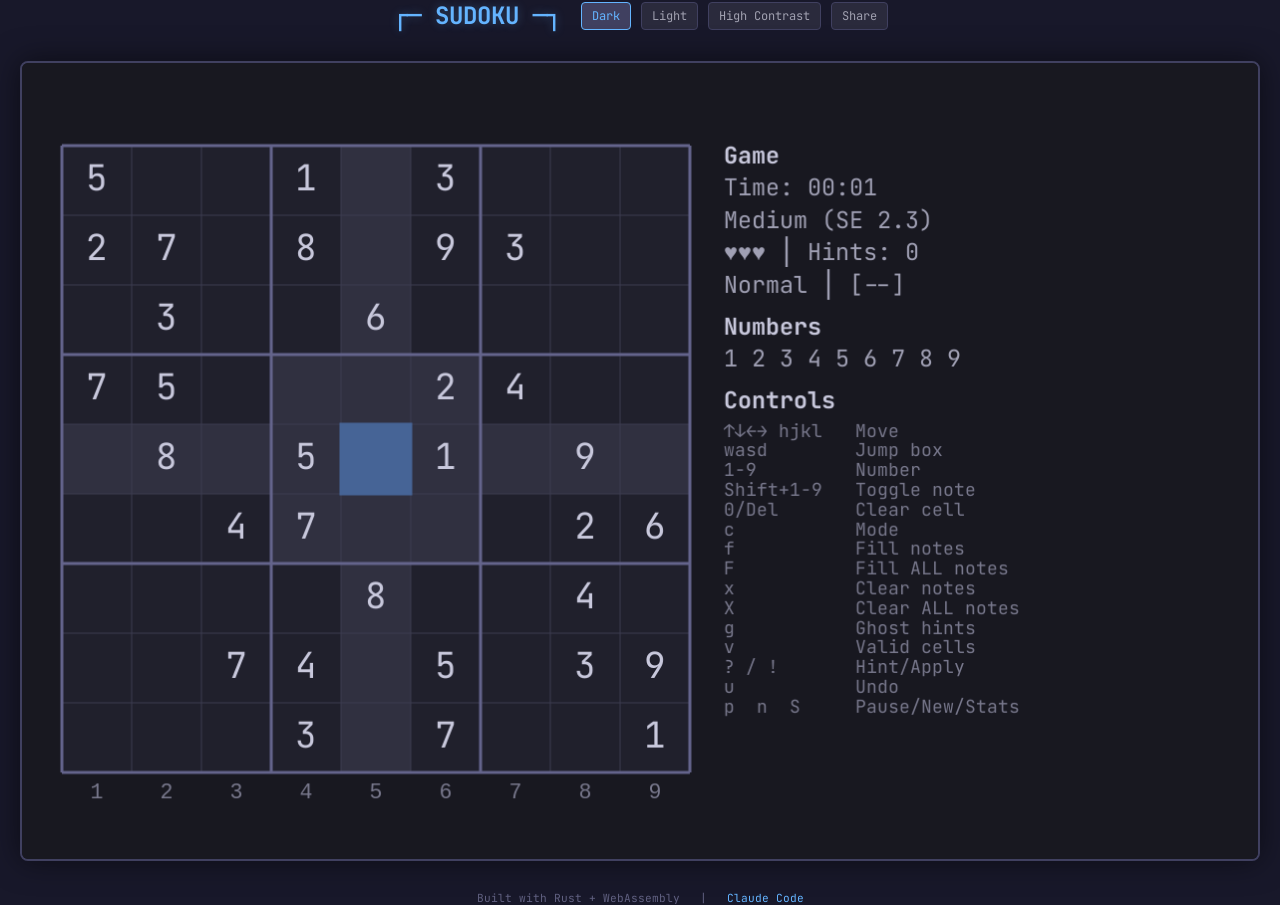
<file: crates/sudoku-wasm/www/index.html>
<!DOCTYPE html>
<html lang="en">
<head>
    <meta charset="UTF-8">
    <meta name="viewport" content="width=device-width, initial-scale=1.0">
    <title>Sudoku - Terminal Style</title>
    <link rel="preconnect" href="https://fonts.googleapis.com">
    <link rel="preconnect" href="https://fonts.gstatic.com" crossorigin>
    <link href="https://fonts.googleapis.com/css2?family=JetBrains+Mono:wght@400;700&display=swap" rel="stylesheet">
    <style>
        * {
            margin: 0;
            padding: 0;
            box-sizing: border-box;
        }

        body {
            background: #18182a;
            color: #c8c8dc;
            font-family: 'JetBrains Mono', 'Fira Code', 'Consolas', monospace;
            min-height: 100vh;
            display: flex;
            flex-direction: column;
            align-items: center;
            justify-content: center;
            overflow: hidden;
        }

        .container {
            display: flex;
            flex-direction: column;
            align-items: center;
            gap: 20px;
        }

        .header {
            display: flex;
            align-items: center;
            gap: 20px;
            margin-bottom: 10px;
        }

        h1 {
            font-size: 1.5rem;
            color: #64b4ff;
            text-shadow: 0 0 10px rgba(100, 180, 255, 0.3);
        }

        .theme-selector {
            display: flex;
            gap: 10px;
        }

        .theme-btn {
            background: #2a2a3c;
            border: 1px solid #404060;
            color: #a0a0b0;
            padding: 5px 10px;
            cursor: pointer;
            font-family: inherit;
            font-size: 0.75rem;
            border-radius: 4px;
            transition: all 0.2s;
        }

        .theme-btn:hover {
            background: #3a3a50;
            border-color: #64b4ff;
            color: #c8c8dc;
        }

        .theme-btn.active {
            background: #404060;
            border-color: #64b4ff;
            color: #64b4ff;
        }

        #game-canvas {
            border: 2px solid #404060;
            border-radius: 8px;
            box-shadow: 0 0 30px rgba(0, 0, 0, 0.5);
        }

        .footer {
            display: flex;
            gap: 20px;
            margin-top: 10px;
            font-size: 0.7rem;
            color: #606080;
        }

        .footer a {
            color: #64b4ff;
            text-decoration: none;
        }

        .footer a:hover {
            text-decoration: underline;
        }

        /* Loading state */
        .loading {
            position: absolute;
            top: 50%;
            left: 50%;
            transform: translate(-50%, -50%);
            font-size: 1.2rem;
            color: #64b4ff;
        }

        .loading::after {
            content: '';
            animation: dots 1.5s infinite;
        }

        @keyframes dots {
            0%, 20% { content: '.'; }
            40% { content: '..'; }
            60%, 100% { content: '...'; }
        }

        /* Mobile warning */
        .mobile-warning {
            display: none;
            text-align: center;
            padding: 20px;
            color: #ff6464;
        }

        @media (max-width: 700px) {
            .mobile-warning {
                display: block;
            }
            #game-canvas {
                display: none;
            }
        }
    </style>
</head>
<body>
    <div class="loading" id="loading">Loading Sudoku</div>

    <div class="container" id="game-container" style="display: none;">
        <div class="header">
            <h1>┌─ SUDOKU ─┐</h1>
            <div class="theme-selector">
                <button class="theme-btn active" data-theme="dark">Dark</button>
                <button class="theme-btn" data-theme="light">Light</button>
                <button class="theme-btn" data-theme="high_contrast">High Contrast</button>
                <button class="theme-btn" id="share-btn" title="Copy share link">Share</button>
            </div>
        </div>

        <canvas id="game-canvas" width="1000" height="700"></canvas>

        <div class="mobile-warning">
            ⚠️ This game requires a keyboard.<br>
            Please use a desktop browser.
        </div>

        <div class="footer">
            <span>Built with Rust + WebAssembly</span>
            <span>|</span>
            <a href="https://github.com/anthropics/claude-code" target="_blank">Claude Code</a>
        </div>
    </div>

    <script type="module">
        import init, { SudokuGame } from './pkg/sudoku_wasm.js';

        let game = null;
        let animationId = null;

        async function main() {
            try {
                // Initialize WASM module
                await init();

                // Create game instance
                game = new SudokuGame('game-canvas');

                // Calculate initial size based on window
                function calculateGameSize() {
                    const padding = 100; // Account for header, footer, margins
                    const maxWidth = Math.min(window.innerWidth - 40, 1400);
                    const maxHeight = Math.min(window.innerHeight - padding, 900);
                    return {
                        width: Math.max(600, maxWidth),
                        height: Math.max(500, maxHeight)
                    };
                }

                // Initial resize
                const initialSize = calculateGameSize();
                game.resize(initialSize.width, initialSize.height);

                // Set up window resize handling
                let resizeTimeout;
                window.addEventListener('resize', () => {
                    // Debounce resize events
                    clearTimeout(resizeTimeout);
                    resizeTimeout = setTimeout(() => {
                        const size = calculateGameSize();
                        game.resize(size.width, size.height);
                    }, 100);
                });

                // Hide loading, show game
                document.getElementById('loading').style.display = 'none';
                document.getElementById('game-container').style.display = 'flex';

                // Set up keyboard handling
                document.addEventListener('keydown', (event) => {
                    // Prevent default for game keys
                    const gameKeys = [
                        'ArrowUp', 'ArrowDown', 'ArrowLeft', 'ArrowRight',
                        'h', 'j', 'k', 'l', 'w', 'a', 's', 'd',
                        '0', '1', '2', '3', '4', '5', '6', '7', '8', '9',
                        'c', 'u', 'p', 'n', 'q', 'f', 'x',
                        'Delete', 'Backspace', ' ', 'Enter', 'Escape',
                        '?', '!'
                    ];

                    if (gameKeys.includes(event.key) ||
                        (event.ctrlKey && event.key === 'r')) {
                        event.preventDefault();
                    }

                    const shouldContinue = game.handle_key(event);
                    if (!shouldContinue) {
                        // Game quit - could redirect or show message
                        console.log('Game ended');
                    }
                });

                // Set up theme buttons
                document.querySelectorAll('.theme-btn').forEach(btn => {
                    btn.addEventListener('click', () => {
                        const theme = btn.dataset.theme;
                        game.set_theme(theme);

                        // Update active state
                        document.querySelectorAll('.theme-btn').forEach(b => {
                            b.classList.remove('active');
                        });
                        btn.classList.add('active');

                        // Update body background for light theme
                        if (theme === 'light') {
                            document.body.style.background = '#f5f5fa';
                        } else {
                            document.body.style.background = '#18182a';
                        }
                    });
                });

                // Game loop
                function gameLoop() {
                    game.tick();
                    animationId = requestAnimationFrame(gameLoop);
                }
                gameLoop();

                // Save/load from localStorage
                window.addEventListener('beforeunload', () => {
                    const state = game.get_state_json();
                    localStorage.setItem('sudoku_save', state);
                });

                // Check for ?s= (short code) or ?p= (puzzle string) URL parameters
                const urlParams = new URLSearchParams(window.location.search);
                const shortCode = urlParams.get('s');
                const sharedPuzzle = urlParams.get('p');

                if (shortCode && shortCode.length === 8) {
                    try {
                        const loaded = game.load_short_code(shortCode);
                        if (loaded) {
                            console.log('Loaded puzzle from short code:', shortCode);
                        } else {
                            console.log('Invalid short code');
                        }
                    } catch (e) {
                        console.log('Could not load short code:', e);
                    }
                } else if (sharedPuzzle && sharedPuzzle.length === 81) {
                    try {
                        const loaded = game.load_puzzle_string(sharedPuzzle);
                        if (loaded) {
                            console.log('Loaded shared puzzle');
                        } else {
                            console.log('Invalid shared puzzle string');
                        }
                    } catch (e) {
                        console.log('Could not load shared puzzle:', e);
                    }
                } else {
                    // Try to load saved game (only if no shared puzzle)
                    const saved = localStorage.getItem('sudoku_save');
                    if (saved) {
                        try {
                            const loaded = game.load_state_json(saved);
                            if (loaded) {
                                console.log('Loaded saved game');
                            }
                        } catch (e) {
                            console.log('Could not load saved game');
                        }
                    }
                }

                // Set up share button
                document.getElementById('share-btn').addEventListener('click', async () => {
                    const shareCode = game.get_short_code() || game.get_puzzle_string();
                    try {
                        await navigator.clipboard.writeText(shareCode);
                        const btn = document.getElementById('share-btn');
                        const original = btn.textContent;
                        btn.textContent = 'Copied!';
                        setTimeout(() => { btn.textContent = original; }, 2000);
                    } catch (e) {
                        // Fallback: select text in a temporary input
                        const input = document.createElement('input');
                        input.value = shareCode;
                        document.body.appendChild(input);
                        input.select();
                        document.execCommand('copy');
                        document.body.removeChild(input);
                        const btn = document.getElementById('share-btn');
                        btn.textContent = 'Copied!';
                        setTimeout(() => { btn.textContent = 'Share'; }, 2000);
                    }
                });

            } catch (error) {
                console.error('Failed to initialize:', error);
                document.getElementById('loading').textContent =
                    'Failed to load: ' + error.message + ' (Check browser console F12 for details)';
            }
        }

        main();
    </script>
</body>
</html>
</file>
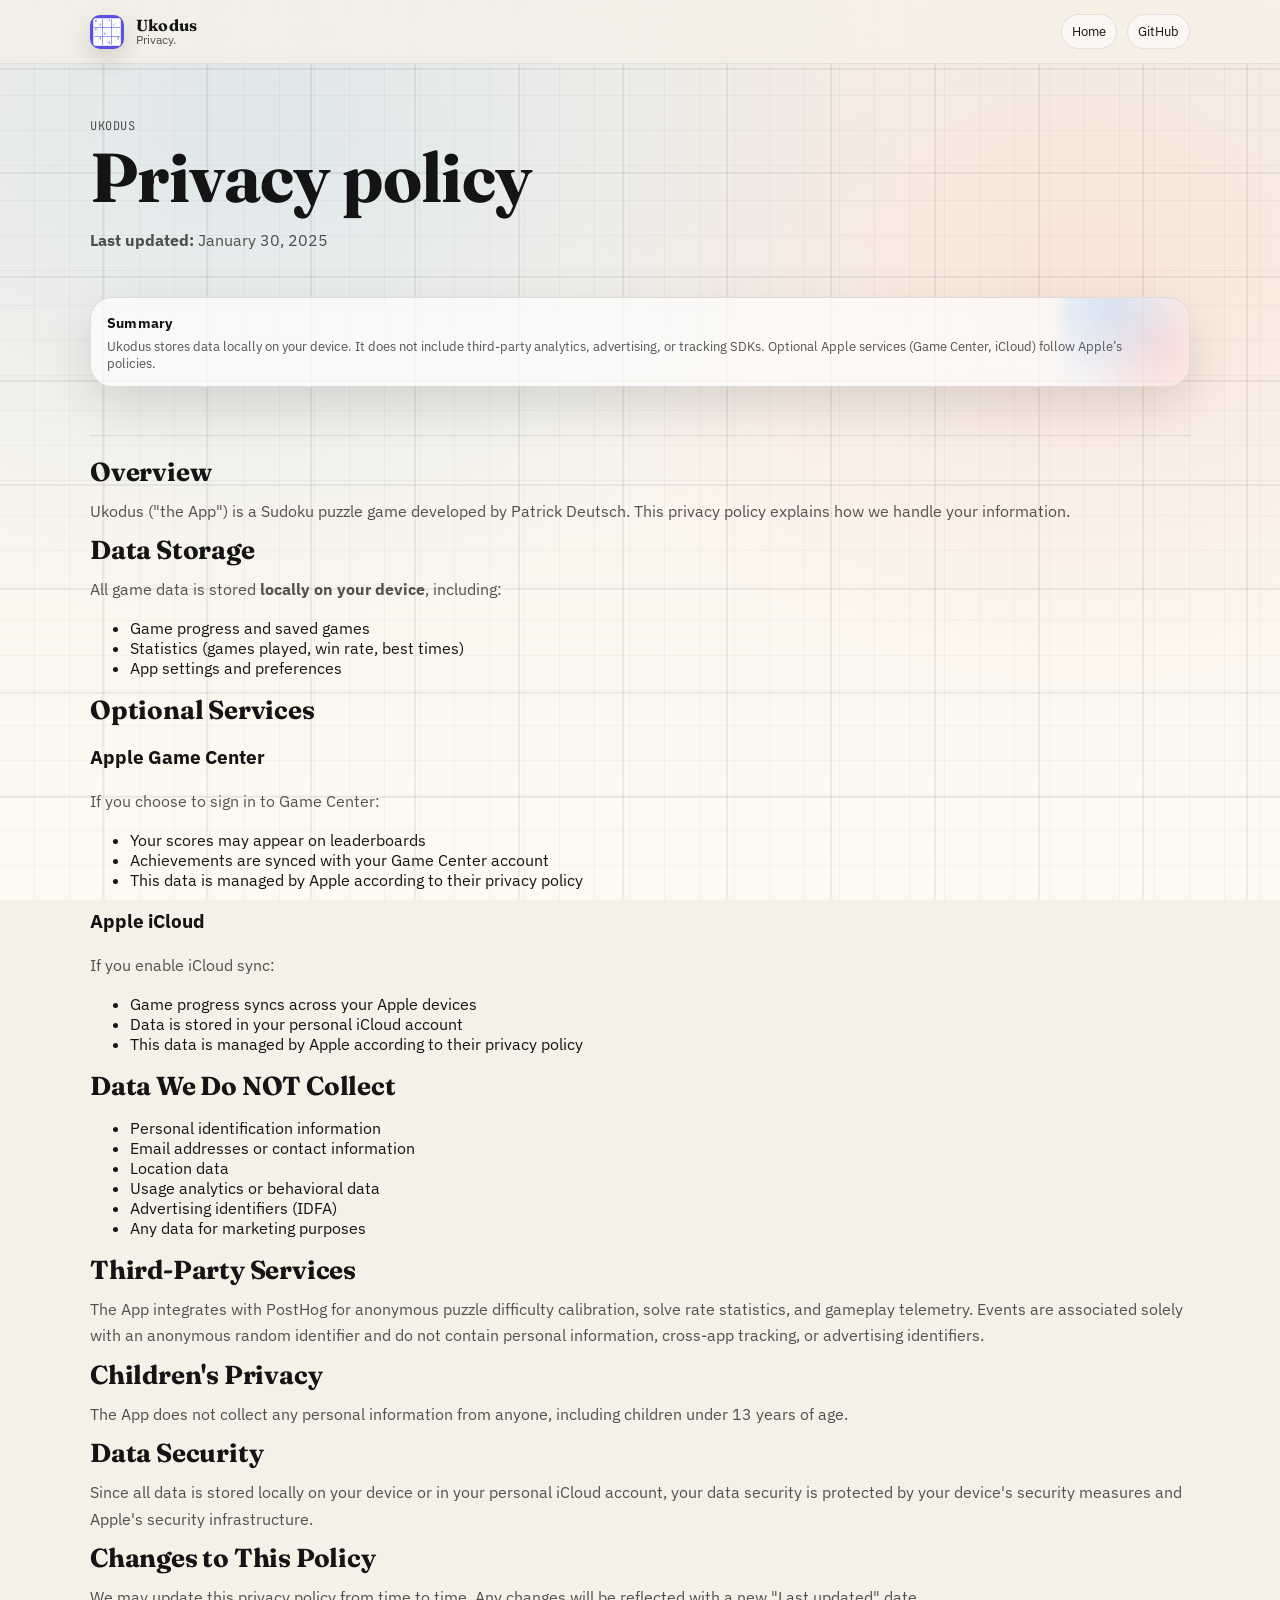
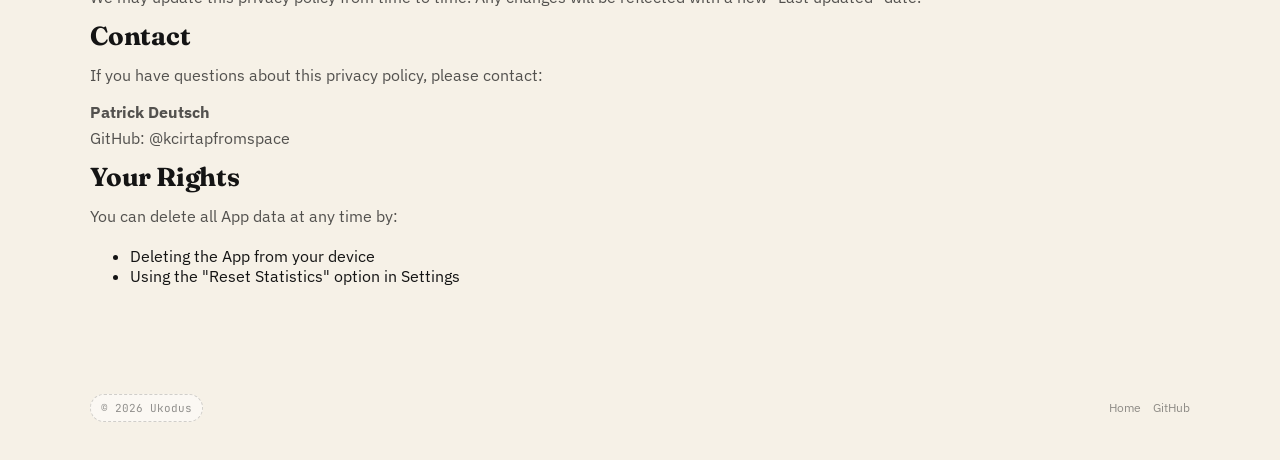
<file: docs/privacy.html>
<!doctype html>
<html lang="en">
  <head>
    <meta charset="utf-8" />
    <meta name="viewport" content="width=device-width, initial-scale=1" />

    <title>Ukodus • Privacy Policy</title>
    <meta
      name="description"
      content="Privacy policy for Ukodus, the Sudoku app. Local-first data storage, optional Apple services, and no third-party tracking."
    />
    <meta name="theme-color" content="#f6f1e7" />

    <link rel="icon" type="image/png" href="assets/app-icon.png" />
    <link rel="apple-touch-icon" href="assets/app-icon.png" />

    <link rel="preconnect" href="https://fonts.googleapis.com" />
    <link rel="preconnect" href="https://fonts.gstatic.com" crossorigin />
    <link
      href="https://fonts.googleapis.com/css2?family=Fraunces:opsz,wght@9..144,300..900&family=IBM+Plex+Sans:wght@400;500;700&family=JetBrains+Mono:wght@400;600&display=swap"
      rel="stylesheet"
    />

    <link rel="stylesheet" href="assets/site.css" />
    <script src="assets/site.js" defer></script>
  </head>
  <body>
    <header class="topbar">
      <div class="wrap topbar-inner">
        <a class="brand" href="./" aria-label="Ukodus home">
          <img src="assets/app-icon.png" alt="" width="34" height="34" />
          <div class="wordmark">
            <strong>Ukodus</strong>
            <span>Privacy.</span>
          </div>
        </a>

        <nav aria-label="Primary">
          <a class="navlink" href="./">Home</a>
          <a class="navlink" href="https://github.com/kcirtapfromspace/sudoku">GitHub</a>
        </nav>
      </div>
    </header>

    <main class="wrap">
      <section class="hero">
        <div>
          <div class="kicker float-in delay-1">Ukodus</div>
          <h1 class="float-in delay-2">Privacy policy</h1>
          <p class="subtitle float-in delay-3">
            <b>Last updated:</b> January 30, 2025
          </p>
        </div>
        <div class="card float-in delay-3" aria-label="Privacy summary">
          <h3>Summary</h3>
          <p>
            Ukodus stores data locally on your device. It does not include
            third-party analytics, advertising, or tracking SDKs. Optional Apple
            services (Game Center, iCloud) follow Apple’s policies.
          </p>
        </div>
      </section>

      <section class="section" aria-label="Privacy policy details">
        <h2>Overview</h2>
        <p>
          Ukodus ("the App") is a Sudoku puzzle game developed by Patrick
          Deutsch. This privacy policy explains how we handle your information.
        </p>

        <h2>Data Storage</h2>
        <p>All game data is stored <b>locally on your device</b>, including:</p>
        <ul>
          <li>Game progress and saved games</li>
          <li>Statistics (games played, win rate, best times)</li>
          <li>App settings and preferences</li>
        </ul>

        <h2>Optional Services</h2>

        <h3>Apple Game Center</h3>
        <p>If you choose to sign in to Game Center:</p>
        <ul>
          <li>Your scores may appear on leaderboards</li>
          <li>Achievements are synced with your Game Center account</li>
          <li>This data is managed by Apple according to their privacy policy</li>
        </ul>

        <h3>Apple iCloud</h3>
        <p>If you enable iCloud sync:</p>
        <ul>
          <li>Game progress syncs across your Apple devices</li>
          <li>Data is stored in your personal iCloud account</li>
          <li>This data is managed by Apple according to their privacy policy</li>
        </ul>

        <h2>Data We Do NOT Collect</h2>
        <ul>
          <li>Personal identification information</li>
          <li>Email addresses or contact information</li>
          <li>Location data</li>
          <li>Usage analytics or behavioral data</li>
          <li>Advertising identifiers (IDFA)</li>
          <li>Any data for marketing purposes</li>
        </ul>

        <h2>Third-Party Services</h2>
        <p>
          The App integrates with PostHog for anonymous puzzle difficulty calibration,
          solve rate statistics, and gameplay telemetry. Events are associated solely with
          an anonymous random identifier and do not contain personal information, cross-app tracking,
          or advertising identifiers.
        </p>

        <h2>Children's Privacy</h2>
        <p>
          The App does not collect any personal information from anyone,
          including children under 13 years of age.
        </p>

        <h2>Data Security</h2>
        <p>
          Since all data is stored locally on your device or in your personal
          iCloud account, your data security is protected by your device's
          security measures and Apple's security infrastructure.
        </p>

        <h2>Changes to This Policy</h2>
        <p>
          We may update this privacy policy from time to time. Any changes will
          be reflected with a new "Last updated" date.
        </p>

        <h2>Contact</h2>
        <p>If you have questions about this privacy policy, please contact:</p>
        <p>
          <b>Patrick Deutsch</b><br />
          GitHub:
          <a href="https://github.com/kcirtapfromspace">@kcirtapfromspace</a>
        </p>

        <h2>Your Rights</h2>
        <p>You can delete all App data at any time by:</p>
        <ul>
          <li>Deleting the App from your device</li>
          <li>Using the "Reset Statistics" option in Settings</li>
        </ul>
      </section>
    </main>

    <footer class="wrap">
      <div class="fineprint">
        <div class="pill">© <span data-year></span> Ukodus</div>
        <div class="links">
          <a href="./">Home</a>
          <a href="https://github.com/kcirtapfromspace/sudoku">GitHub</a>
        </div>
      </div>
    </footer>
  </body>
</html>
</file>
<file: docs/assets/site.css>
:root {
  --paper: #f6f1e7;
  --paper2: #fffaf1;
  --ink: #141414;
  --muted: rgba(20, 20, 20, 0.72);
  --faint: rgba(20, 20, 20, 0.46);
  --grid: rgba(20, 20, 20, 0.045);
  --grid-strong: rgba(20, 20, 20, 0.085);
  --accent: #ff3b30; /* iOS system red */
  --accent2: #0a84ff; /* iOS system blue */
  --shadow: 0 22px 70px rgba(0, 0, 0, 0.18);
  --shadow-soft: 0 18px 50px rgba(0, 0, 0, 0.12);
  --radius: 22px;
  --radius-sm: 14px;

  --mono: "JetBrains Mono", ui-monospace, SFMono-Regular, Menlo, Monaco, Consolas,
    "Liberation Mono", "Courier New", monospace;
  --sans: "IBM Plex Sans", ui-sans-serif, system-ui, -apple-system, Segoe UI, Roboto,
    Helvetica, Arial, "Apple Color Emoji", "Segoe UI Emoji";
  --serif: "Fraunces", ui-serif, Georgia, Cambria, "Times New Roman", Times, serif;
}

* {
  box-sizing: border-box;
}

html,
body {
  height: 100%;
}

html {
  scroll-behavior: smooth;
}

body {
  margin: 0;
  font-family: var(--sans);
  color: var(--ink);
  background: var(--paper);
  overflow-x: hidden;
}

/* Background: sudoku-paper grid + soft ink wash */
body::before {
  content: "";
  position: fixed;
  inset: 0;
  pointer-events: none;
  background-image:
    radial-gradient(1200px 900px at 20% 15%, rgba(10, 132, 255, 0.10), transparent 55%),
    radial-gradient(900px 700px at 85% 30%, rgba(255, 59, 48, 0.08), transparent 60%),
    linear-gradient(180deg, var(--paper), var(--paper2));
  z-index: -2;
}

body::after {
  content: "";
  position: fixed;
  inset: 0;
  pointer-events: none;
  background-image:
    repeating-linear-gradient(0deg, transparent 0 34px, var(--grid) 34px 35px),
    repeating-linear-gradient(90deg, transparent 0 34px, var(--grid) 34px 35px),
    repeating-linear-gradient(0deg, transparent 0 102px, var(--grid-strong) 102px 104px),
    repeating-linear-gradient(90deg, transparent 0 102px, var(--grid-strong) 102px 104px);
  opacity: 0.75;
  z-index: -1;
  mix-blend-mode: multiply;
}

a {
  color: inherit;
  text-decoration: none;
}

a:hover {
  text-decoration: underline;
}

:focus-visible {
  outline: 3px solid rgba(10, 132, 255, 0.42);
  outline-offset: 3px;
  border-radius: 10px;
}

.wrap {
  width: min(1100px, calc(100% - 40px));
  margin: 0 auto;
}

.topbar {
  position: sticky;
  top: 0;
  backdrop-filter: blur(12px);
  background: rgba(246, 241, 231, 0.76);
  border-bottom: 1px solid rgba(20, 20, 20, 0.08);
  z-index: 10;
}

.topbar-inner {
  display: flex;
  align-items: center;
  justify-content: space-between;
  padding: 14px 0;
  gap: 16px;
}

.brand {
  display: flex;
  align-items: center;
  gap: 12px;
}

.brand img {
  width: 34px;
  height: 34px;
  border-radius: 10px;
  box-shadow: 0 10px 24px rgba(0, 0, 0, 0.14);
}

.brand .wordmark {
  display: flex;
  flex-direction: column;
  line-height: 1.05;
}

.brand .wordmark strong {
  font-family: var(--serif);
  font-variation-settings: "wght" 700;
  letter-spacing: 0.2px;
}

.brand .wordmark span {
  font-size: 12px;
  color: var(--muted);
}

nav {
  display: flex;
  align-items: center;
  gap: 10px;
  flex-wrap: wrap;
  justify-content: flex-end;
}

.navlink {
  font-size: 13px;
  padding: 8px 10px;
  border-radius: 999px;
  border: 1px solid rgba(20, 20, 20, 0.10);
  background: rgba(255, 255, 255, 0.55);
  transition: transform 140ms ease, background 140ms ease, border-color 140ms ease;
}

.navlink:hover {
  text-decoration: none;
  transform: translateY(-1px);
  background: rgba(255, 255, 255, 0.82);
  border-color: rgba(20, 20, 20, 0.16);
}

main {
  padding: 28px 0 70px;
}

.hero {
  display: grid;
  grid-template-columns: 1.15fr 0.85fr;
  gap: 28px;
  align-items: center;
  padding: 26px 0 14px;
}

.kicker {
  font-family: var(--mono);
  font-size: 12px;
  color: var(--muted);
  letter-spacing: 0.6px;
  text-transform: uppercase;
}

h1 {
  margin: 10px 0 10px;
  font-family: var(--serif);
  font-size: clamp(42px, 5.4vw, 74px);
  line-height: 0.98;
  letter-spacing: -0.6px;
}

.subtitle {
  font-size: 16px;
  line-height: 1.55;
  color: var(--muted);
  max-width: 52ch;
}

.chips {
  display: flex;
  flex-wrap: wrap;
  gap: 10px;
  margin: 18px 0 22px;
}

.chip {
  font-family: var(--mono);
  font-size: 12px;
  padding: 8px 10px;
  border-radius: 999px;
  border: 1px solid rgba(20, 20, 20, 0.12);
  background: rgba(255, 255, 255, 0.55);
}

.chip b {
  font-weight: 700;
}

.cta {
  display: flex;
  gap: 12px;
  flex-wrap: wrap;
  margin-top: 6px;
}

.btn {
  display: inline-flex;
  align-items: center;
  justify-content: center;
  gap: 10px;
  padding: 12px 14px;
  border-radius: 999px;
  border: 1px solid rgba(20, 20, 20, 0.14);
  background: rgba(255, 255, 255, 0.70);
  box-shadow: 0 14px 38px rgba(0, 0, 0, 0.10);
  transition: transform 140ms ease, box-shadow 140ms ease, background 140ms ease;
  font-size: 14px;
}

.btn:hover {
  text-decoration: none;
  transform: translateY(-1px);
  box-shadow: 0 18px 46px rgba(0, 0, 0, 0.14);
  background: rgba(255, 255, 255, 0.92);
}

.btn.primary {
  border-color: rgba(255, 59, 48, 0.30);
  background: linear-gradient(180deg, rgba(255, 59, 48, 0.12), rgba(255, 255, 255, 0.70));
}

.btn .dot {
  width: 9px;
  height: 9px;
  border-radius: 99px;
  background: var(--accent);
  box-shadow: 0 0 0 3px rgba(255, 59, 48, 0.18);
}

.phone {
  position: relative;
  border-radius: 34px;
  padding: 14px;
  background: rgba(20, 20, 20, 0.92);
  box-shadow: var(--shadow);
  transform: rotate(0.35deg);
}

.phone::before {
  content: "";
  position: absolute;
  inset: 10px;
  border-radius: 28px;
  border: 1px solid rgba(255, 255, 255, 0.12);
  pointer-events: none;
}

.phone .notch {
  position: absolute;
  top: 12px;
  left: 50%;
  transform: translateX(-50%);
  width: 120px;
  height: 22px;
  background: rgba(0, 0, 0, 0.9);
  border-radius: 0 0 14px 14px;
  border: 1px solid rgba(255, 255, 255, 0.08);
  z-index: 2;
}

.phone video {
  width: 100%;
  height: auto;
  display: block;
  border-radius: 22px;
  background: #000;
}

.float-in {
  opacity: 0;
  transform: translateY(10px);
  animation: enter 680ms cubic-bezier(0.2, 0.8, 0.2, 1) forwards;
}

.delay-1 { animation-delay: 40ms; }
.delay-2 { animation-delay: 120ms; }
.delay-3 { animation-delay: 200ms; }
.delay-4 { animation-delay: 280ms; }

@keyframes enter {
  to {
    opacity: 1;
    transform: translateY(0);
  }
}

.section {
  margin-top: 34px;
  padding-top: 20px;
  border-top: 1px solid rgba(20, 20, 20, 0.10);
}

.section h2 {
  margin: 0 0 10px;
  font-family: var(--serif);
  font-size: 26px;
  letter-spacing: -0.2px;
}

.section p {
  margin: 0 0 10px;
  color: var(--muted);
  line-height: 1.65;
}

.grid {
  display: grid;
  grid-template-columns: repeat(12, 1fr);
  gap: 14px;
  margin-top: 14px;
}

.card {
  grid-column: span 4;
  border-radius: var(--radius);
  border: 1px solid rgba(20, 20, 20, 0.12);
  background: rgba(255, 255, 255, 0.66);
  box-shadow: var(--shadow-soft);
  padding: 16px 16px 14px;
  position: relative;
  overflow: hidden;
}

.card::after {
  content: "";
  position: absolute;
  inset: -40px -30px auto auto;
  width: 160px;
  height: 160px;
  background:
    radial-gradient(circle at 30% 30%, rgba(10, 132, 255, 0.18), transparent 60%),
    radial-gradient(circle at 70% 60%, rgba(255, 59, 48, 0.16), transparent 62%);
  filter: blur(6px);
  opacity: 0.85;
}

.card h3 {
  margin: 0 0 6px;
  font-size: 14px;
  letter-spacing: 0.2px;
}

.card p {
  margin: 0;
  font-size: 13px;
  color: var(--muted);
}

.card code {
  font-family: var(--mono);
  font-size: 12px;
  padding: 2px 6px;
  background: rgba(20, 20, 20, 0.06);
  border-radius: 8px;
}

.demos {
  display: grid;
  grid-template-columns: 1fr;
  gap: 14px;
  margin-top: 12px;
}

.demo-tabs {
  display: flex;
  gap: 10px;
  flex-wrap: wrap;
  align-items: center;
  margin-top: 10px;
}

.tab {
  font-family: var(--mono);
  font-size: 12px;
  padding: 9px 10px;
  border-radius: 999px;
  border: 1px solid rgba(20, 20, 20, 0.12);
  background: rgba(255, 255, 255, 0.62);
  cursor: pointer;
  user-select: none;
  transition: transform 140ms ease, background 140ms ease, border-color 140ms ease;
}

.tab:hover {
  transform: translateY(-1px);
  background: rgba(255, 255, 255, 0.92);
  border-color: rgba(20, 20, 20, 0.16);
}

.tab[aria-selected="true"] {
  border-color: rgba(10, 132, 255, 0.35);
  background: linear-gradient(180deg, rgba(10, 132, 255, 0.12), rgba(255, 255, 255, 0.70));
}

.demo-pane {
  display: none;
}

.demo-pane[aria-hidden="false"] {
  display: block;
}

.media {
  border-radius: var(--radius);
  border: 1px solid rgba(20, 20, 20, 0.12);
  background: rgba(255, 255, 255, 0.52);
  box-shadow: var(--shadow-soft);
  padding: 14px;
  overflow: hidden;
}

.media img {
  width: 100%;
  height: auto;
  display: block;
  border-radius: 14px;
  border: 1px solid rgba(20, 20, 20, 0.10);
}

.media .caption {
  margin-top: 10px;
  font-size: 12px;
  color: var(--faint);
}

pre {
  margin: 12px 0 0;
  padding: 14px;
  border-radius: var(--radius-sm);
  border: 1px solid rgba(20, 20, 20, 0.12);
  background: rgba(255, 255, 255, 0.62);
  overflow: auto;
  font-family: var(--mono);
  font-size: 12px;
  line-height: 1.55;
}

footer {
  padding: 22px 0 38px;
  color: var(--faint);
  font-size: 12px;
}

.fineprint {
  display: flex;
  flex-wrap: wrap;
  gap: 10px;
  align-items: center;
  justify-content: space-between;
}

.fineprint .links {
  display: flex;
  gap: 12px;
  flex-wrap: wrap;
}

.pill {
  font-family: var(--mono);
  font-size: 11px;
  padding: 6px 10px;
  border-radius: 999px;
  border: 1px dashed rgba(20, 20, 20, 0.18);
  background: rgba(255, 255, 255, 0.50);
}

/* Responsive */
@media (max-width: 940px) {
  .hero {
    grid-template-columns: 1fr;
  }
  .phone {
    max-width: 520px;
    margin: 12px auto 0;
  }
  .card {
    grid-column: span 6;
  }
}

@media (max-width: 640px) {
  .wrap {
    width: min(1100px, calc(100% - 28px));
  }
  nav {
    gap: 8px;
  }
  .navlink {
    padding: 7px 9px;
  }
  .card {
    grid-column: span 12;
  }
  .phone {
    padding: 12px;
  }
}

@media (prefers-reduced-motion: reduce) {
  html {
    scroll-behavior: auto;
  }
  * {
    animation: none !important;
    transition: none !important;
  }
}
</file>
